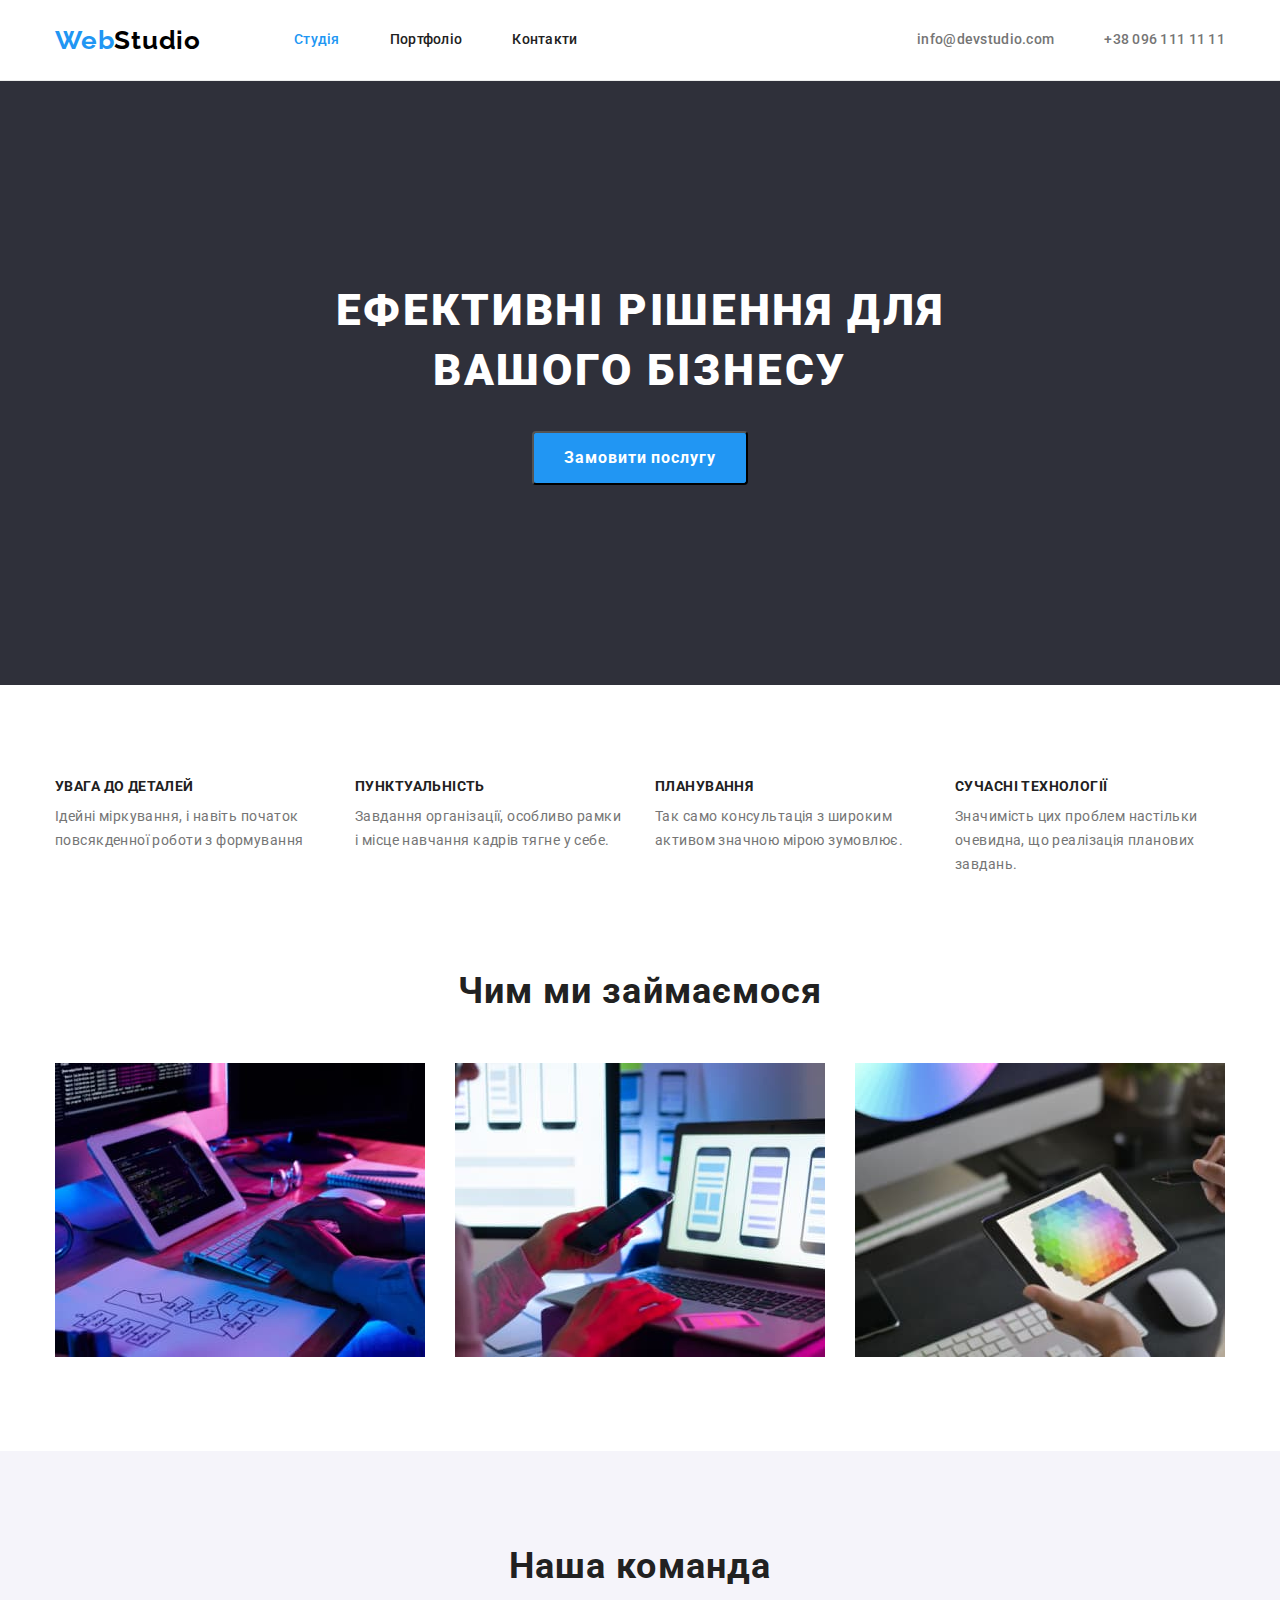
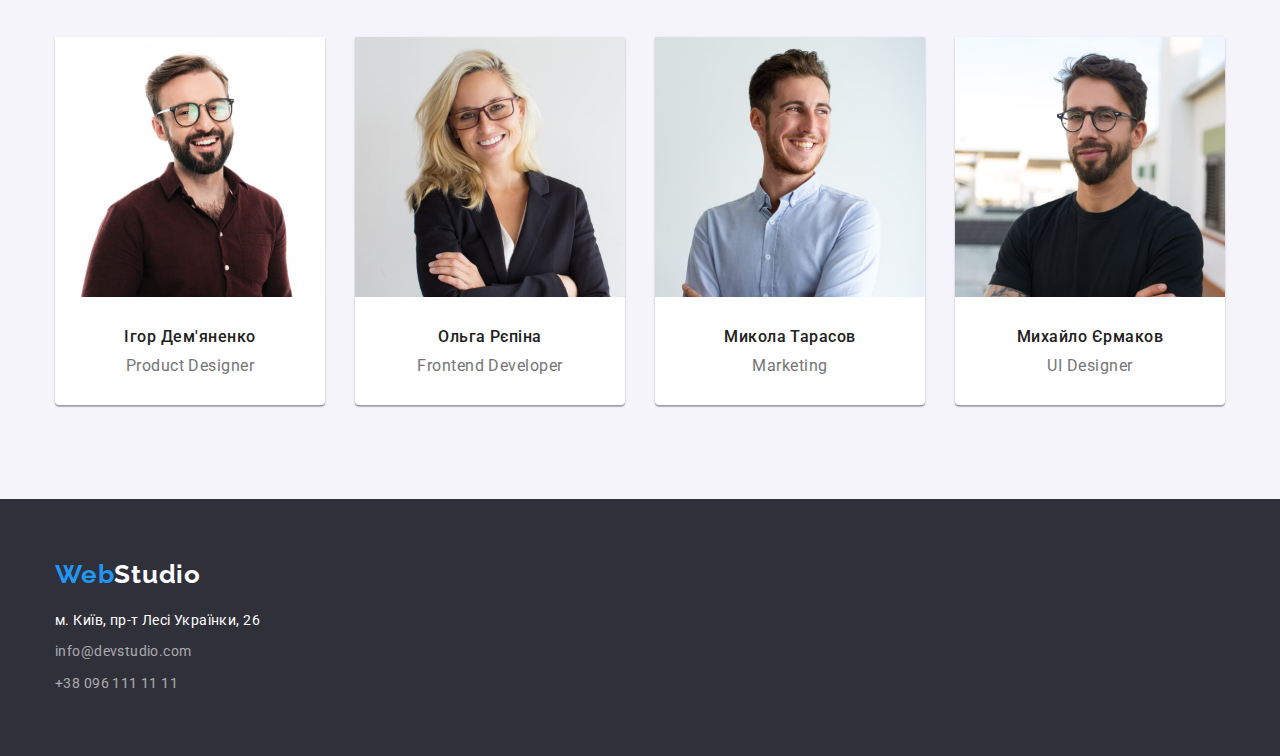
<file: index.html>
<!DOCTYPE html>
<html lang="uk">
<head>
    <meta charset="UTF-8">
    <meta http-equiv="X-UA-Compatible" content="IE=edge">
    <meta name="viewport" content="width=device-width, initial-scale=1.0">
    <title>WebStudio</title>
    <link rel="stylesheet" href="https://fonts.googleapis.com/css2?family=Raleway:wght@700&family=Roboto:wght@400;500;700;900&display=swap">
    <link rel="stylesheet" href="https://cdnjs.cloudflare.com/ajax/libs/modern-normalize/1.1.0/modern-normalize.min.css">
    <link rel="stylesheet" href="css/style.css">
</head>
<body>
     <header>
        <!-- Logo -->
        <div class="container header-container">
            <a href="./index.html" class="logo logo-first">Web<span class="logo logo-end">Studio</span></a>
        <!-- Navigation -->
        <nav>
            <ul class="site-nav">
                <li class="nav-li"><a href="./index.html" class="link current">Студія</a></li>
                <li class="nav-li"><a href="./portfolio.html" class="link">Портфоліо</a></li>
                <li class="nav-li"><a href="./contacts.html" class="link">Контакти </a></li>
            </ul>
        </nav>
        <!-- Contacts -->
        <ul class="contacts-header">
            <li class="contacts-li"><a href="mailto:info@devstudio.com" class="contacts-link">info@devstudio.com</a></li>
            <li class="contacts-li"><a href="tel:+380961111111" class="contacts-link">+38 096 111 11 11</a></li>
        </ul>
        </div>
    </header>
    <main>
        <!-- Hero section -->
        <section class="section hero-section">
            <div class="container">
            <h1 class="hero-title">Ефективні рішення для <br> вашого бізнесу</h1>
            <button class="button hero-button">Замовити послугу</button>
            </div>
        </section>
        <!-- About -->
        <section class="section about">
            <div class="container">
            <ul class="about-list">
                <li class="about-item">
                    <h2 class="about-title">УВАГА ДО ДЕТАЛЕЙ</h2>
                    <p class="about-text">Ідейні міркування, і навіть початок повсякденної роботи з формування 
                </li>
                <li class="about-item">
                    <h2 class="about-title">ПУНКТУАЛЬНІСТЬ</h2>
                    <p class="about-text">Завдання організації, особливо рамки і місце навчання кадрів тягне у себе.</p>
                </li>
                <li class="about-item">
                    <h2 class="about-title">ПЛАНУВАННЯ</h2>
                    <p class="about-text"> Так само консультація з широким активом значною мірою зумовлює.</p>
                </li>
                <li class="about-item">
                    <h2 class="about-title">СУЧАСНІ ТЕХНОЛОГІЇ</h2>
                    <p class="about-text">Значимість цих проблем настільки очевидна, що реалізація планових завдань.</p>
                </li>
            </ul>
            </div>
        </section>
        <!-- What we do -->
        <section class="section profile">
            <div class="container">
            <h2 class="profile-title">Чим ми займаємося</h2>
            <ul class="profile-list">
                <li class="profile-item"><img src="images/box-1.jpg" alt="keyboard" width="370" height="294"></li>
                <li class="profile-item"><img src="images/box-2.jpg" alt="mobile" width="370" height="294"></li>
                <li class="profile-item"><img src="images/box-3.jpg" alt="tablet" width="370" height="294"></li>
            </ul>
            </div>
        </section>
        <!-- Our team -->
        <section class="section team">
            <div class="container">
            <h2 class="team-title">Наша команда</h2>
            <ul class="team-list">
                <li class="team-item">
                    <img class="team-image" src="./images/product-designer.jpg" alt="Product Designer" width="270" height="260">
                    <div class="team-content">
                    <h3 class="team-name" lang="uk">Ігор Дем'яненко</h3>
                    <p class="team-position" lang="en">Product Designer</p>
                    </div>
                </li>
                <li class="team-item">
                    <img class="team-image" src="./images/frontend-developer.jpg" alt="Frontend Developer" width="270" height="260">
                    <div class="team-content">
                    <h3 class="team-name" lang="uk">Ольга Рєпіна</h3>
                    <p class="team-position" lang="en">Frontend Developer</p>
                    </div>
                </li>
                <li class="team-item">
                    <img class="team-image" src="./images/marketing.jpg" alt="Marketing" width="270" height="260">
                    <div class="team-content">
                    <h3 class="team-name" lang="uk">Микола Тарасов</h3>
                    <p class="team-position" lang="en">Marketing</p>
                    </div>
                </li>
                <li class="team-item">
                    <img class="team-image" src="./images/ui-designer.jpg" alt="UI Designer" width="270" height="260">
                    <div class="team-content">
                    <h3 class="team-name" lang="uk">Михайло Єрмаков</h3>
                    <p class="team-position" lang="en">UI Designer</p>
                    </div>
                </li>
            </ul>
            </div>
        </section>
    </main>
    <footer>
        <!-- Footer logo -->
        <div class="container">
        <a href="./index.html" class="logo logo-first">Web<span class="logo footer-end">Studio</span></a>
        <!-- Footer adress -->
         <address>
        <ul class="footer-list">
            <li class="footer-item"><a href="https://goo.gl/maps/C7pXMFegKn5EvWC58" class="adress-link" target="_blank" rel="noreferrer noopener"> м. Київ, пр-т Лесі Українки, 26 </a></li>
            <li class="footer-item"><a href="mailto:info@devstudio.com" class="footer-contacts">info@devstudio.com</a></li>
            <li class="footer-item"><a href="tell:+380961111111" class="footer-contacts">+38 096 111 11 11</a></li>
        </ul>
        </address>
        </div>
    </footer>
</body>
</html>
</file>
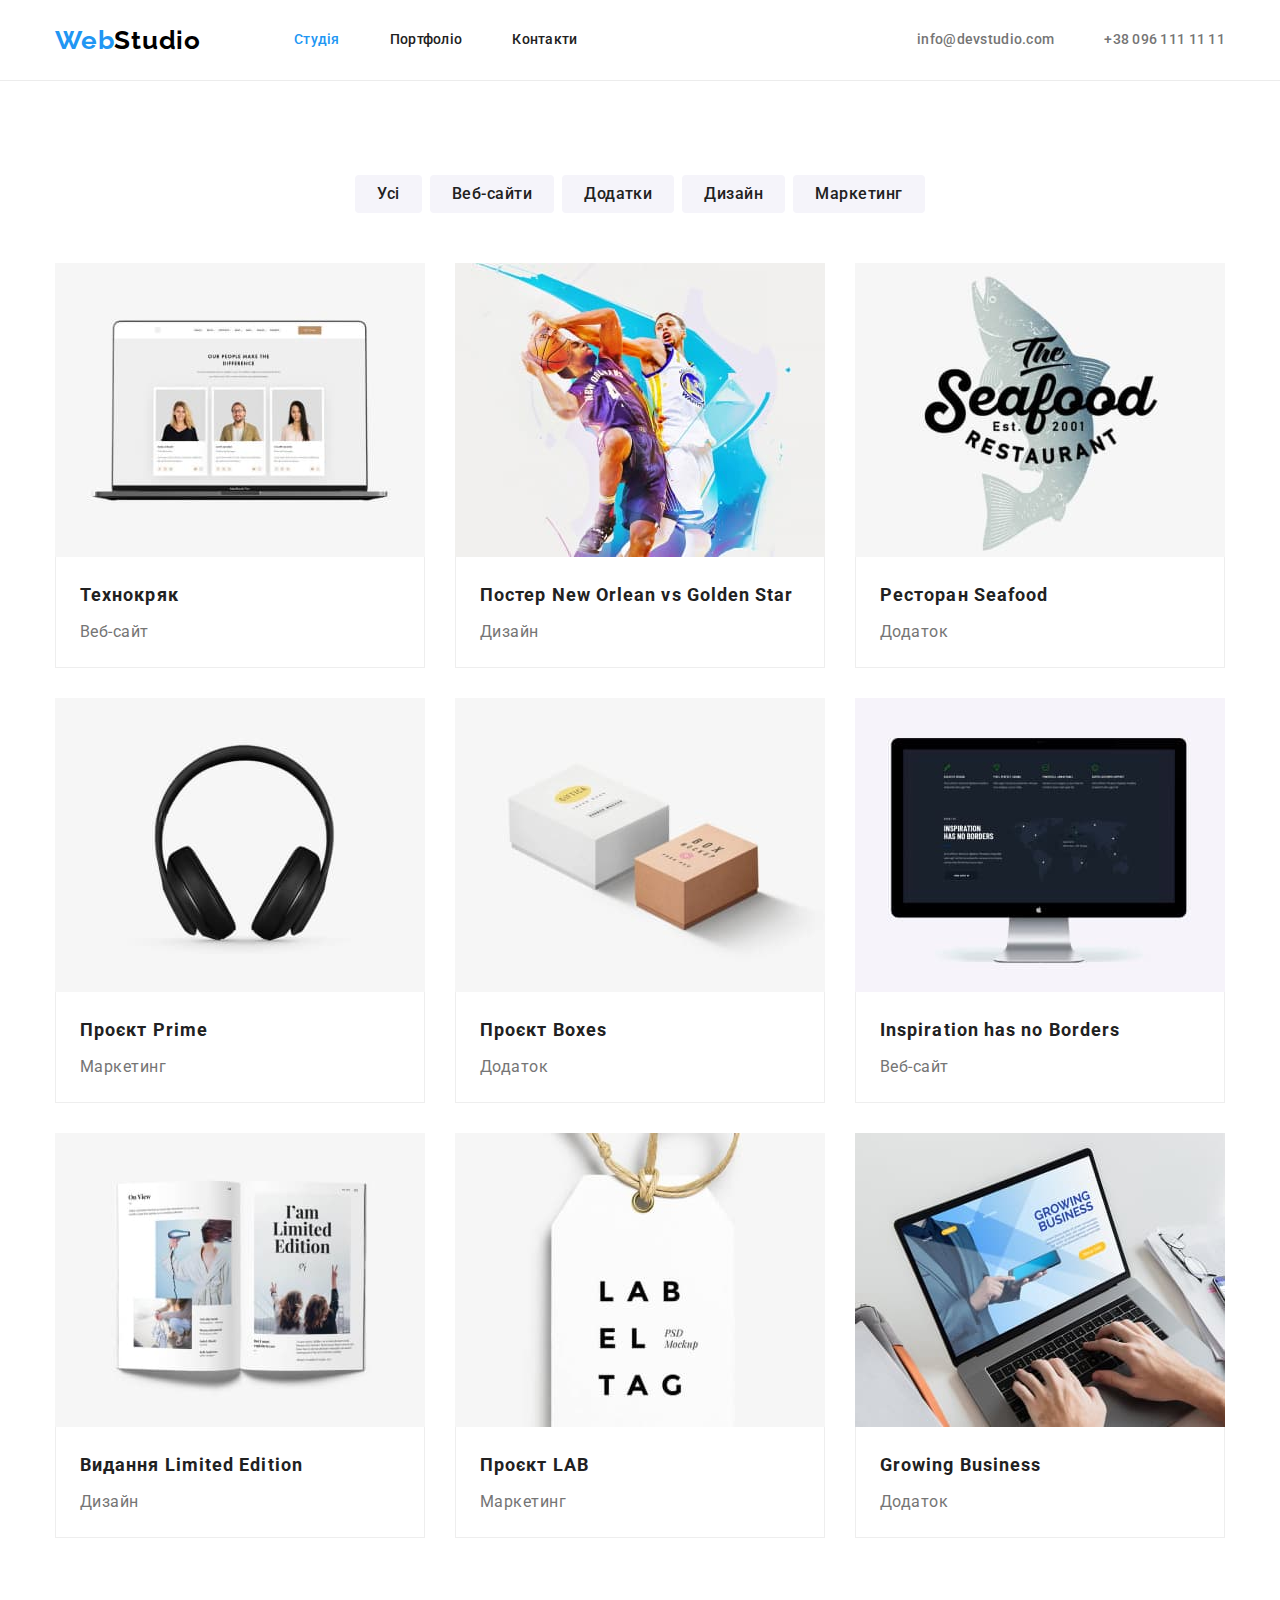
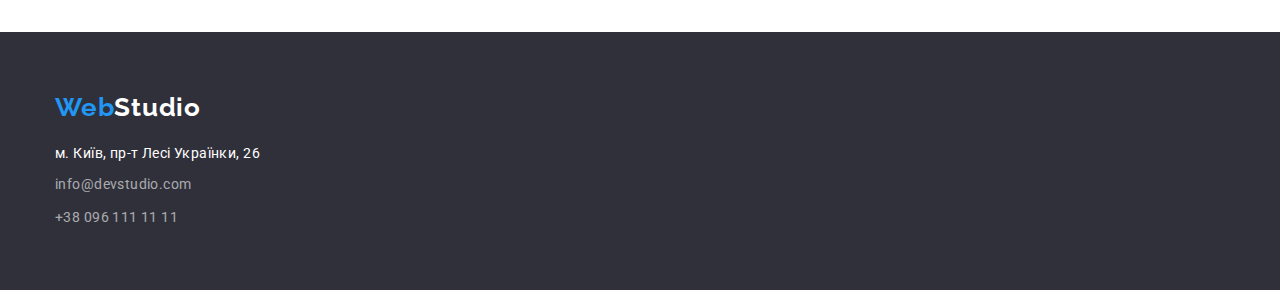
<file: portfolio.html>
<!DOCTYPE html>
<html lang="uk">
<head>
    <meta charset="UTF-8">
    <meta http-equiv="X-UA-Compatible" content="IE=edge">
    <meta name="viewport" content="width=device-width, initial-scale=1.0">
    <title>WebStudio Portfolio</title>
    <link rel="stylesheet" href="https://fonts.googleapis.com/css2?family=Raleway:wght@700&family=Roboto:wght@400;500;700;900&display=swap">
    <link rel="stylesheet" href="https://cdnjs.cloudflare.com/ajax/libs/modern-normalize/1.1.0/modern-normalize.min.css">
    <link rel="stylesheet" href="css/style.css">
</head>
<body>
    <header>
        <!-- Logo -->
        <div class="container header-container">
            <a href="./index.html" class="logo logo-first">Web<span class="logo logo-end">Studio</span></a>
        <!-- Navigation -->
        <nav>
            <ul class="site-nav">
                <li class="nav-li"><a href="./index.html" class="link current">Студія</a></li>
                <li class="nav-li"><a href="./portfolio.html" class="link">Портфоліо</a></li>
                <li class="nav-li"><a href="./contacts.html" class="link">Контакти </a></li>
            </ul>
        </nav>
        <!-- Contacts -->
        <ul class="contacts-header">
            <li class="contacts-li"><a href="mailto:info@devstudio.com" class="contacts-link">info@devstudio.com</a></li>
            <li class="contacts-li"><a href="tel:+380961111111" class="contacts-link">+38 096 111 11 11</a></li>
        </ul>
        </div>
    </header>
    <main>
        <section class="section">
        <div class="container">
            <h1 class="visually-hidden">Портфоліо</h1>
            <!-- Button filter -->
            <ul class="filter-list">
                <li><button class="button filter-item">Усі</button></li>
                <li><button class="button filter-item">Веб-сайти</button></li>
                <li><button class="button filter-item">Додатки</button></li>
                <li><button class="button filter-item">Дизайн</button></li>
                <li><button class="button filter-item">Маркетинг</button></li>
            </ul>
        <!-- Portfolio -->
            <ul class="portfolio-list">
                <li class="portfolio-item"> 
                        <a href="" class="portfolio-link">
                            <img class="portfolio-image" src="./images/techno.jpg" alt="technokrjak" width="370" height="294">
                        <div class="portfolio-content">
                            <h2 class="list-title">Технокряк</h2>
                            <p class="list-text" lang="uk">Веб-сайт</p>
                        </div>
                        </a>
                </li>
                <li class="portfolio-item"> 
                        <a href="" class="portfolio-link">
                            <img class="portfolio-image" src="./images/poster.jpg" alt="poster" width="370" height="294">
                        <div class="portfolio-content">
                            <h2 class="list-title">Постер New Orlean vs Golden Star</h2>
                            <p class="list-text" lang="uk">Дизайн</p>
                        </div>
                        </a>
                </li>
                <li class="portfolio-item"> 
                        <a href="" class="portfolio-link">
                            <img class="portfolio-image" src="./images/seafood.jpg" alt="seafood-restorant" width="370" height="294">
                        <div class="portfolio-content">
                            <h2 class="list-title">Ресторан Seafood</h2>
                            <p class="list-text" lang="uk">Додаток</p>
                        </div>
                        </a>
                </li>
                <li class="portfolio-item"> 
                        <a href="" class="portfolio-link">
                            <img class="portfolio-image" src="./images/prime.jpg" alt="prime" width="370" height="294">
                        <div class="portfolio-content">
                            <h2 class="list-title">Проєкт Prime</h2>
                            <p class="list-text" lang="uk">Маркетинг</p>
                        </div>
                        </a>
                </li>
                <li class="portfolio-item"> 
                        <a href="" class="portfolio-link">
                            <img class="portfolio-image" src="./images/boxes.jpg" alt="boxes" width="370" height="294">
                        <div class="portfolio-content">
                            <h2 class="list-title">Проєкт Boxes</h2>
                            <p class="list-text" lang="uk">Додаток</p>
                        </div>
                        </a>
                </li>
                <li class="portfolio-item"> 
                        <a href="" class="portfolio-link">
                            <img class="portfolio-image" src="./images/inspiration.jpg" alt="inspiration" width="370" height="294">
                        <div class="portfolio-content">
                            <h2 class="list-title" lang="en">Inspiration has no Borders</h2>
                            <p class="list-text" lang="uk">Веб-сайт</p>
                        </div>
                        </a>
                </li>
                <li class="portfolio-item"> 
                        <a href="" class="portfolio-link">
                            <img class="portfolio-image" src="./images/limited-edition.jpg" alt="limited-edition" width="370" height="294">
                        <div class="portfolio-content">
                            <h2 class="list-title">Видання Limited Edition</h2>
                            <p class="list-text" lang="uk">Дизайн</p>
                        </div>
                        </a>
                </li>
                <li class="portfolio-item"> 
                        <a href="" class="portfolio-link">
                            <img class="portfolio-image" src="./images/lab.jpg" alt="lab" width="370" height="294">
                        <div class="portfolio-content">
                            <h2 class="list-title">Проєкт LAB</h2>
                            <p class="list-text" lang="uk">Маркетинг</p>
                        </div>
                        </a>
        
                <li class="portfolio-item"> 
                        <a href="" class="portfolio-link">
                            <img class="portfolio-image" src="./images/growing-busines.jpg" alt="growing-busines" width="370" height="294">
                        <div class="portfolio-content">
                            <h2 class="list-title" lang="en">Growing Business</h2>
                            <p class="list-text" lang="uk">Додаток</p>
                        </div>
                        </a>
                </li>
            </ul>
        </div>
        </section>
    </main>
    <footer>
        <!-- Footer logo -->
        <div class="container">
        <a href="./index.html" class="logo logo-first">Web<span class="logo footer-end">Studio</span></a>
        <!-- Footer adress -->
         <address>
        <ul class="footer-list">
            <li class="footer-item"><a href="https://goo.gl/maps/C7pXMFegKn5EvWC58" class="adress-link" target="_blank" rel="noreferrer noopener"> м. Київ, пр-т Лесі Українки, 26 </a></li>
            <li class="footer-item"><a href="mailto:info@devstudio.com" class="footer-contacts">info@devstudio.com</a></li>
            <li class="footer-item"><a href="tell:+380961111111" class="footer-contacts">+38 096 111 11 11</a></li>
        </ul>
        </address>
        </div>
    </footer>
</body>
</html>
</file>
<file: css/style.css>
:root {
    --primary-bg-color: #FFFFFF;
    --block-bg-color: #2F303A;
    --section-bg-color: #F5F4FA;
    --active-color: #2196F3;
    --primary-text-color: #212121;
    --text-color: #757575;
    
}

h1,
h2,
h3,
h4,
h5,
h6,
ul,
p {
    margin: 0;
}

body {
    font-family: 'Roboto', 'Verdana', 'Tahoma', sans-serif;
    background-color: var(--primary-bg-color);
    color: var(--primary-text-color);
}

img {
    display: block;
}

ul{
    margin: 0;
    padding: 0;
}

li {
    list-style: none;
    margin: 0;
    padding: 0;
}

a {
    text-decoration: none;
    color: var(--head-color);
}

a, button {
    margin: 0;
    padding: 0;
}

.container {
    width: 1200px;
    margin: 0 auto;
    padding-left: 15px;
    padding-right: 15px;
}


.section{
    padding-top: 94px;
    padding-bottom: 94px;

}

.visually-hidden {
    position: absolute;
    width: 1px;
    height: 1px;
    margin: -1px;
    border: 0;
    padding: 0;
    white-space: nowrap;
    clip-path: inset(100%);
    clip: rect(0 0 0 0);
    overflow: hidden;
}

/* Header */
header{
     border-bottom: 1px solid #ECECEC;
}
.header-container{
    display: flex;
    align-items: center;
}
/* Logo */
.logo {
    font-family: 'Raleway';
    font-weight: 700;
    font-size: 26px;
    line-height: 1.19;
    letter-spacing: 0.03em;
}

.logo-first {
    text-decoration: none;
    color: var(--active-color);
}

.logo-end {
    color: #000000;
}

/* Navigation */
nav{
    margin-left: 93px;
}
.site-nav {
    display: flex;
    flex-wrap: wrap;
    text-align: center;
    gap: 50px; 
}

.nav-li,
.contacts-li {
    font-weight: 500;
    font-size: 14px;
    line-height: 1.14;
    letter-spacing: 0.02em;
}

.link {
    text-decoration: none;
    color: var(--primary-text-color);
    cursor: pointer;
    padding-top: 32px;
    padding-bottom: 32px;
    display: block;
}

.site-nav .link.current {
    color: var(--active-color);
}

.link:focus,
.link:hover {
    color: var(--active-color);
}

/* Contacts */
.contacts-header{
    display:flex;
    margin-left: auto;
    gap: 50px;
}
.contacts-link {
    font-weight: 500;
    font-size: 14px;
    line-height: 1.14;
    letter-spacing: 0.02em;
    color: var(--text-color);
    text-decoration: none;
    cursor: pointer;
    
}

.contacts-link:hover,
.contacts-link:focus {
    color: var(--active-color);
}

/* Main */
.main {}

/* Hero section */
.hero-section{
    background-color: var(--block-bg-color);
    color: var(--primary-bg-color);
    letter-spacing: 0.06em;
    text-transform: uppercase;
    text-align: center;
    padding-top: 200px;
    padding-bottom: 200px;
}

.hero-title{
    font-weight: 900;
    font-size: 44px;
    line-height: 1.36;
    letter-spacing: 0.06em;
    text-transform: uppercase;
    margin-top: 0;
    margin-bottom: 0;
    
}

.hero-button{
    font-family: 'Roboto', sans-serif;
    font-weight: 700;
    font-size: 16px;
    line-height: 1.88;
    align-items: center;
    letter-spacing: 0.06em;
    color: var(--primary-bg-color);
    background-color: var(--active-color);
    width: 216px;
    border-radius: 4px;
    padding: 10px;
    margin-top: 30px;

}

.hero-button:focus, .hero-button:hover{
    background: #188CE8;
    box-shadow: 0px 4px 4px rgba(0, 0, 0, 0.15);
    border-radius: 4px;
    cursor: pointer;
}

/* About */
.about {}

.about-list {
    display: flex;
    flex-wrap: wrap;
    gap: 30px;
}

.about-item {
    list-style-type: none;
    width: 270px;
}

.about-title {
    font-weight: 700;
    font-size: 14px;
    line-height: 1.14;
    letter-spacing: 0.03em;
    text-transform: uppercase;
    color: var(--primary-text-color);
    margin-bottom: 10px;
}

.about-text {
    font-size: 14px;
    line-height: 1.71;
    letter-spacing: 0.03em;
    color: var(--text-color);
}

/* Pfofile */
.profile {
    padding-top: 0;
}

.profile-title {
    font-weight: 700;
    font-size: 36px;
    line-height: 1.17;
    text-align: center;
    letter-spacing: 0.03em;
    color: var(--primary-text-color);
    margin-bottom: 50px;
}

.profile-list {
    list-style-type: none;
    display: flex;
    flex-wrap: wrap;
    gap: 30px;

}

.profile-item {}

/* Team */
.team {
    background-color: var(--section-bg-color);
}

.team-title {
    font-weight: 700;
    font-size: 36px;
    line-height: 1.17;
    text-align: center;
    letter-spacing: 0.03em;
    color: var(--primary-text-color);
    margin-bottom: 50px;

}

.team-list {
    display: flex;
    flex-wrap: wrap;
    gap: 30px;
}
.team-item{
    display: block;
    background: var(--primary-bg-color);    
    box-shadow: 0px 1px 3px rgba(0, 0, 0, 0.12), 0px 1px 1px rgba(0, 0, 0, 0.14), 0px 2px 1px rgba(0, 0, 0, 0.2);
    border-radius: 0px 0px 4px 4px;
}

.team-image{
    max-width: 100%;
}
.team-content{
    padding-top: 30px;
    padding-bottom: 30px;
}
.team-name {
    font-weight: 500;
    font-size: 16px;
    line-height: 1.19;
    text-align: center;
    letter-spacing: 0.03em;
    color: var(--primary-text-color);
    margin-bottom: 10px;
}

.team-position {
    font-size: 16px;
    line-height: 1.19;
    text-align: center;
    letter-spacing: 0.03em;
    color: var(--text-color);
}

/* Footer */
footer {
    background-color: var(--block-bg-color);
    padding-top: 60px;
    padding-bottom: 60px;
}
 
.footer-end {
    color: var(--primary-bg-color);
}

address{
    margin-top: 20px;
}

.adress-link {
    font-style: normal;
    font-size: 14px;
    line-height: 1.5;
    letter-spacing: 0.03em;
    color: var(--primary-bg-color);
    text-decoration: none;
    display: flex;
}

.footer-contacts {
    font-style: normal;
    font-size: 14px;
    line-height: 1.7;
    letter-spacing: 0.03em;
    color: rgba(255, 255, 255, 0.6);
    text-decoration: none;
    display: flex;
}

.footer-item:nth-child(-n + 2){
    margin-bottom: 9px;
}


.adress-link:hover,
.adress-link:focus,
.footer-contacts:hover,
.footer-contacts:focus {
    color: var(--active-color);
}

/* Portfolio page*/


/* Button filter */

.filter-list {
    display: flex;
    flex-wrap: wrap;
    justify-content: center;
    gap:8px;
    margin-bottom: 50px;
}

.filter-item {
    font-family: 'Roboto', sans-serif;
    font-weight: 500;
    font-size: 16px;
    line-height: 1.6;
    text-align: center;
    letter-spacing: 0.03em;
    color: var(--primary-text-color);
    background-color: var(--section-bg-color);
    padding: 6px 22px;
    border-radius: 4px;
    border:none;
    display: flex;
    justify-content: center;
}
    


.filter-item:hover,
.filter-item:focus {
    color: var(--primary-bg-color);
    background-color: var(--active-color);
    cursor: pointer;

}
/* Portfolio */

.portfolio-list {
    display: flex;
    flex-wrap: wrap;
    gap: 30px;
}

.portfolio-item {
    display: flex;
    flex-wrap: wrap;
    gap: 30px;
    
}

.portfolio-image{
    max-width: auto;
}
.portfolio-content{
    padding: 20px 24px;
    background: #FFFFFF;
    border: 1px solid #EEEEEE;
    border-top: 0;
}

.list-title {
    font-weight: 700;
    font-size: 18px;
    line-height: 2;
    letter-spacing: 0.06em;
    color: var(--primary-text-color);
    margin-bottom: 4px;
}

.list-text {
    font-size: 16px;
    line-height: 1.89;
    letter-spacing: 0.03em;
    color: var(--text-color)
}
</file>
